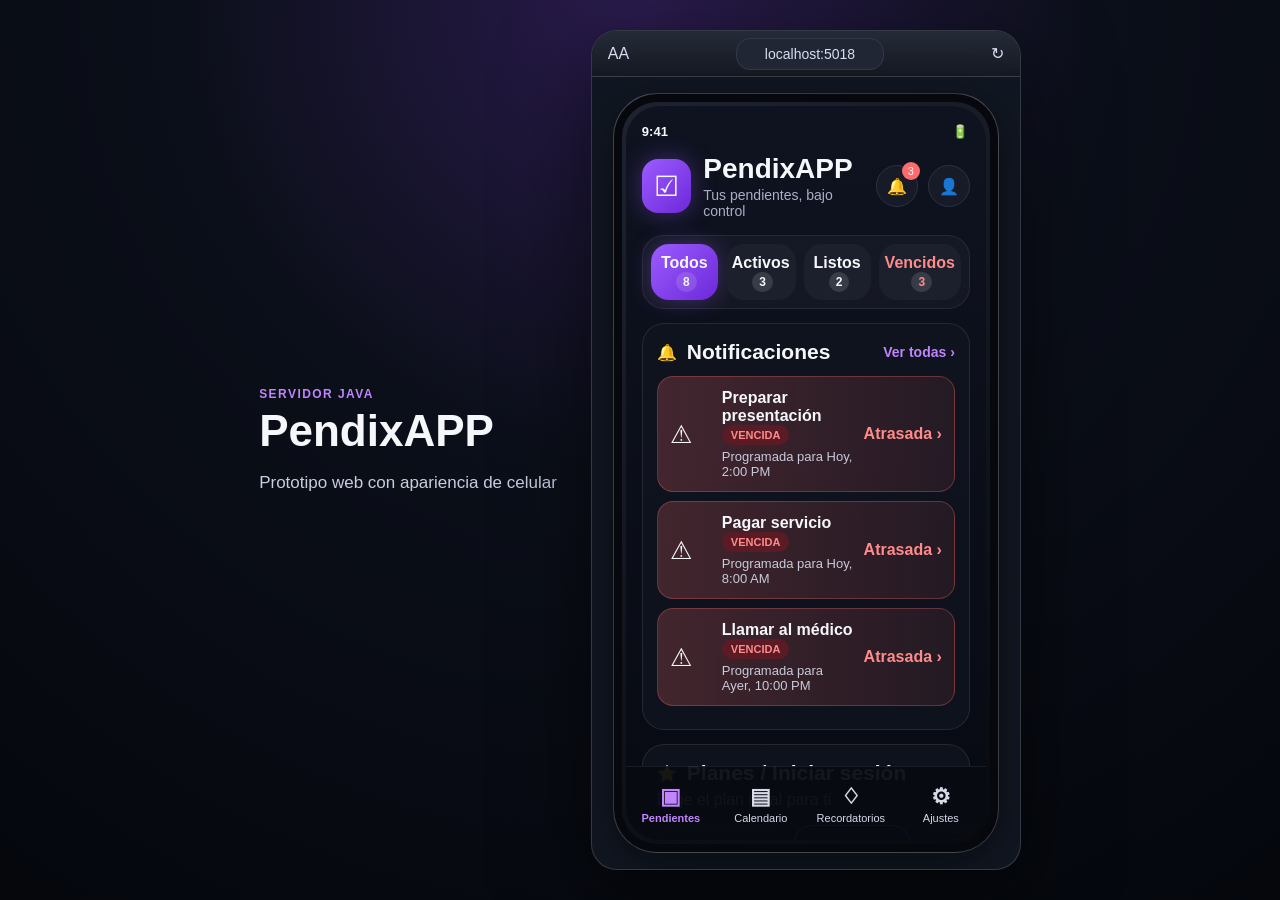
<file: PendixAPP/src/main/resources/static/index.html>
<!DOCTYPE html>
<html lang="es">
<head>
<meta charset="UTF-8">
<meta name="viewport" content="width=device-width, initial-scale=1.0, viewport-fit=cover">
<title>PendixAPP</title>
<link rel="stylesheet" href="./styles.css">
</head>
<body>
<div class="stage">
  <section class="info">
    <div class="eyebrow">Servidor Java</div>
    <h1>PendixAPP</h1>
    <p>Prototipo web con apariencia de celular</p>
  </section>

  <main class="browser">
    <div class="browserbar"><span>AA</span><span>localhost:5018</span><span>↻</span></div>
    <section class="phone" aria-label="PendixAPP en vista celular">
      <div class="screen">
        <div class="content" id="content">
          <div class="status"><span>9:41</span><span class="icons">🔋</span></div>
          <header class="top">
            <div class="logo">☑</div>
            <div class="title"><h2>PendixAPP</h2><p id="sessionText">Tus pendientes, bajo control</p></div>
            <div class="header-actions"><button class="iconbtn" onclick="showView('recordatorios')">🔔<span class="badge" id="notifBadge">0</span></button><button class="iconbtn" onclick="openLogin()">👤</button></div>
          </header>

          <section id="viewPendientes" class="view active-view">
            <nav class="filters" id="filters"></nav>
            <section class="card" id="notificacionesCard">
              <div class="section-title"><span>🔔</span><strong>Notificaciones</strong><span class="link" onclick="showView('recordatorios')">Ver todas ›</span></div>
              <div id="notificacionesHome"></div>
            </section>
            <section class="card">
              <div class="section-title"><span>⭐</span><strong>Planes / Iniciar sesión</strong></div>
              <p class="muted" style="margin-top:-6px">Elige el plan ideal para ti</p>
              <div class="plans">
                <article class="plan"><h3>Gratis</h3><div class="price">$0</div><ul><li>Pendientes ilimitados</li><li>Recordatorios básicos</li><li>Notificaciones locales</li></ul><button class="btn" onclick="selectPlan('Gratis')">Comenzar</button></article>
                <article class="plan pro"><h3>Pro</h3><div class="price">$4.99</div><ul><li>Todo lo de Gratis</li><li>Recordatorios avanzados</li><li>Exportación</li></ul><button class="btn fill" onclick="selectPlan('Pro')">Probar Pro</button></article>
                <article class="plan"><h3>Premium</h3><div class="price">$9.99</div><ul><li>Todo lo de Pro</li><li>Backups</li><li>Etiquetas</li></ul><button class="btn" onclick="selectPlan('Premium')">Premium</button></article>
              </div>
              <div class="login-row"><button class="btn" onclick="openLogin()">↪ Iniciar sesión</button><button class="btn fill" onclick="openLogin(true)">👤 Crear cuenta</button></div>
            </section>
            <section class="card" id="tasksSection">
              <div class="section-title"><span>📋</span><strong>Mis pendientes</strong><span class="add" onclick="openTaskForm()">+ Nuevo pendiente</span></div>
              <div id="tasks"></div>
            </section>
          </section>

          <section id="viewCalendario" class="view">
            <section class="card">
              <div class="section-title"><span>📅</span><strong>Calendario</strong><span class="link" onclick="showView('pendientes')">Volver</span></div>
              <p class="muted">Vista rápida de pendientes organizados por fecha.</p>
              <div id="calendarList"></div>
            </section>
          </section>

          <section id="viewRecordatorios" class="view">
            <section class="card">
              <div class="section-title"><span>🔔</span><strong>Recordatorios</strong><span class="link" onclick="showView('pendientes')">Volver</span></div>
              <p class="muted">Recordatorios vencidos y activos generados desde tus pendientes.</p>
              <div id="reminderList"></div>
            </section>
          </section>

          <section id="viewAjustes" class="view">
            <section class="card">
              <div class="section-title"><span>⚙</span><strong>Ajustes</strong><span class="link" onclick="showView('pendientes')">Volver</span></div>
              <div class="setting-row"><div><strong>Tema oscuro</strong><p class="muted">Activo para reducir fatiga visual.</p></div><button class="toggle" onclick="toast('El tema oscuro ya está activo')"></button></div>
              <div class="setting-row"><div><strong>Notificaciones locales</strong><p class="muted">Recordatorios simulados en la maqueta.</p></div><button class="toggle" onclick="toast('Notificaciones locales activas')"></button></div>
              <button class="btn" onclick="exportData()">Exportar pendientes</button><br><br>
              <button class="btn danger" onclick="resetData()">Restaurar datos de ejemplo</button><br><br>
              <button class="btn" onclick="logout()">Cerrar sesión</button>
            </section>
          </section>
        </div>

        <footer class="bottom">
          <button class="nav active" data-nav="pendientes" onclick="showView('pendientes')"><b>▣</b>Pendientes</button>
          <button class="nav" data-nav="calendario" onclick="showView('calendario')"><b>▤</b>Calendario</button>
          <button class="nav" data-nav="recordatorios" onclick="showView('recordatorios')"><b>♢</b>Recordatorios</button>
          <button class="nav" data-nav="ajustes" onclick="showView('ajustes')"><b>⚙</b>Ajustes</button>
        </footer>

        <div class="modal" id="taskModal">
          <div class="modal-box">
            <div class="modal-head"><h3 id="taskModalTitle">Nuevo pendiente</h3><button class="close" onclick="closeTaskForm()">×</button></div>
            <input type="hidden" id="taskId">
            <input class="field" id="taskTitle" placeholder="Título del pendiente">
            <div class="form-grid">
              <input class="field" id="taskDate" type="date">
              <input class="field" id="taskTime" type="time">
              <input class="field" id="taskCategory" placeholder="Categoría">
              <select class="field" id="taskState"><option value="activo">Activo</option><option value="vencido">Vencido</option><option value="completado">Completado</option></select>
            </div>
            <button class="btn fill" onclick="saveTask()">Guardar pendiente</button>
          </div>
        </div>

        <div class="modal" id="loginModal">
          <div class="modal-box">
            <div class="modal-head"><h3 id="loginTitle">Iniciar sesión</h3><button class="close" onclick="closeLogin()">×</button></div>
            <input class="field" id="loginName" placeholder="Nombre de usuario">
            <input class="field" id="loginEmail" type="email" placeholder="Correo electrónico">
            <input class="field" id="loginPass" type="password" placeholder="Contraseña">
            <button class="btn fill" onclick="login()">Continuar</button>
          </div>
        </div>

        <div class="toast" id="toast"></div>
      </div>
    </section>
  </main>
</div>

<script src="./app.js" defer></script>
</body>
</html>
</file>
<file: PendixAPP/src/main/resources/static/styles.css>
:root{
  --bg:#080a12;--panel:#111520;--panel2:#171b28;--line:#2a3144;--text:#f6f7fb;--muted:#a9b0c5;
  --purple:#9b5cff;--purple2:#6d28d9;--violet:#c084fc;--red:#ff6b6b;--red2:#3a151c;
  --green:#45d483;--green2:#113320;--yellow:#facc15;--blue:#60a5fa;--white:#ffffff;
}
*{box-sizing:border-box}
body{margin:0;min-height:100vh;background:radial-gradient(circle at top,#2a1b4d 0,#0b0f19 42%,#05070d 100%);font-family:Arial,Helvetica,sans-serif;color:var(--text);display:flex;justify-content:center;align-items:center;padding:22px}
.stage{display:flex;gap:34px;align-items:center;max-width:1180px;width:100%;justify-content:center}
.info{max-width:360px}.eyebrow{color:var(--violet);font-weight:800;text-transform:uppercase;letter-spacing:.12em;font-size:12px}.info h1{font-size:44px;line-height:1;margin:8px 0}.info p{color:#c9cde0;font-size:17px;line-height:1.55}
.quick{margin-top:20px;padding:14px 16px;border:1px solid rgba(192,132,252,.35);border-radius:18px;background:rgba(17,21,32,.72)}.quick code{color:#d8b4fe}
.browser{width:430px;border:1px solid rgba(255,255,255,.15);border-radius:26px;background:#111722;box-shadow:0 30px 90px rgba(0,0,0,.55);overflow:hidden}.browserbar{height:46px;background:linear-gradient(180deg,#242a37,#151922);display:flex;align-items:center;justify-content:space-between;padding:0 16px;color:#d9def2;border-bottom:1px solid rgba(255,255,255,.1)}.browserbar span:nth-child(2){background:#202634;border:1px solid #32394a;border-radius:14px;padding:7px 28px;font-size:14px}
.phone{margin:16px auto;width:386px;height:760px;border-radius:44px;padding:12px;background:linear-gradient(145deg,#1d2330,#07090e);border:1px solid rgba(255,255,255,.18);box-shadow:inset 0 0 0 8px #06080d,0 12px 45px rgba(0,0,0,.5)}
.screen{height:100%;border-radius:34px;overflow:hidden;background:linear-gradient(180deg,#0f1320,#070a12);position:relative;display:flex;flex-direction:column}.content{padding:18px 16px 88px;overflow-y:auto;scrollbar-width:none;scroll-behavior:smooth}.content::-webkit-scrollbar{display:none}
.status{display:flex;justify-content:space-between;align-items:center;font-size:13px;font-weight:800;margin-bottom:14px}.icons{letter-spacing:2px}.top{display:flex;align-items:center;gap:12px;margin-bottom:16px}.logo{width:54px;height:54px;border-radius:16px;background:linear-gradient(135deg,var(--purple),var(--purple2));display:grid;place-items:center;font-size:28px;box-shadow:0 0 25px rgba(155,92,255,.35)}.title h2{margin:0;font-size:28px}.title p{margin:2px 0 0;color:var(--muted);font-size:14px}.header-actions{margin-left:auto;display:flex;gap:10px}.iconbtn{width:42px;height:42px;border-radius:50%;border:1px solid var(--line);background:rgba(255,255,255,.04);display:grid;place-items:center;position:relative;cursor:pointer;color:var(--text)}.badge{position:absolute;right:-3px;top:-4px;background:var(--red);font-size:11px;border-radius:999px;padding:3px 6px}.filters{display:grid;grid-template-columns:repeat(4,1fr);gap:8px;padding:8px;border:1px solid rgba(255,255,255,.08);border-radius:22px;background:rgba(255,255,255,.03);margin-bottom:14px}.filter{border:0;border-radius:18px;padding:10px 6px;background:#1b202c;color:var(--text);font-weight:800;cursor:pointer}.filter span{margin-left:4px;background:rgba(255,255,255,.13);border-radius:999px;padding:3px 7px;font-size:12px}.filter.active{background:linear-gradient(135deg,var(--purple),var(--purple2));box-shadow:0 0 22px rgba(155,92,255,.32)}.filter.red{color:#ff8b8b}
.card{border:1px solid rgba(255,255,255,.09);background:rgba(17,21,32,.72);border-radius:22px;padding:14px;margin-bottom:14px}.section-title{display:flex;align-items:center;gap:10px;margin:2px 0 12px}.section-title strong{font-size:21px}.section-title .link{margin-left:auto;color:var(--violet);font-weight:800;font-size:14px;cursor:pointer}.notif{display:grid;grid-template-columns:42px 1fr auto;gap:10px;align-items:center;margin:9px 0;padding:12px;border-radius:16px;background:linear-gradient(90deg,rgba(255,107,107,.22),rgba(255,107,107,.09));border:1px solid rgba(255,107,107,.3)}.warn{font-size:25px}.notif h4,.task h4{margin:0 0 4px}.notif p,.task p{margin:0;color:#c7cbda;font-size:13px}.pill{display:inline-block;border-radius:999px;padding:4px 9px;font-size:11px;font-weight:900}.expired{background:#5a1b24;color:#ff8b8b}.done{background:var(--green2);color:var(--green)}.activeP{background:#42380e;color:var(--yellow)}
.plans{display:grid;grid-template-columns:1fr 1fr 1fr;gap:8px}.plan{padding:12px;border-radius:16px;background:rgba(255,255,255,.035);border:1px solid var(--line)}.plan.pro{border-color:var(--purple);box-shadow:0 0 24px rgba(155,92,255,.18)}.plan h3{margin:0 0 8px;font-size:16px}.price{font-size:24px;font-weight:900;margin-bottom:6px}.plan ul{padding-left:0;list-style:none;margin:8px 0 12px}.plan li{font-size:12px;color:#d3d6e3;margin:6px 0}.plan li:before{content:'✓';color:var(--violet);margin-right:5px}.btn{border:1px solid var(--purple);background:transparent;color:var(--violet);border-radius:12px;padding:10px 12px;font-weight:900;cursor:pointer;width:100%}.btn.fill{background:linear-gradient(135deg,var(--purple),var(--purple2));color:white}.btn.danger{border-color:var(--red);color:#ff8b8b}.login-row{display:grid;grid-template-columns:1fr 1fr;gap:10px;margin-top:12px}
.task{display:grid;grid-template-columns:30px 1fr auto;gap:10px;align-items:center;padding:12px;border-radius:16px;background:rgba(255,255,255,.045);border:1px solid rgba(255,255,255,.08);margin:8px 0}.task.vencido{border-left:4px solid var(--red);background:linear-gradient(90deg,rgba(255,107,107,.17),rgba(255,255,255,.04))}.task.completed h4{text-decoration:line-through;color:#818899}.check{width:24px;height:24px;border-radius:50%;border:2px solid #d5daf0;display:grid;place-items:center;cursor:pointer}.completed .check{background:var(--purple);border-color:var(--purple);color:white}.actions{display:flex;gap:6px;justify-content:flex-end;align-items:center}.mini{border:0;background:rgba(255,255,255,.06);color:#e8e9f1;border-radius:9px;padding:7px 8px;cursor:pointer}.mini:hover,.iconbtn:hover,.btn:hover{filter:brightness(1.12)}.undo{color:var(--violet);font-weight:900;font-size:13px;background:transparent;border:0;cursor:pointer}
.view{display:none}.view.active-view{display:block}.calendar-day{padding:12px;border-radius:16px;margin:8px 0;background:rgba(255,255,255,.045);border:1px solid rgba(255,255,255,.08)}.calendar-day strong{display:block;color:#d8b4fe;margin-bottom:6px}.setting-row{display:flex;justify-content:space-between;align-items:center;gap:12px;padding:12px;border-radius:16px;margin:8px 0;background:rgba(255,255,255,.045);border:1px solid rgba(255,255,255,.08)}.toggle{width:52px;height:28px;border-radius:99px;background:var(--purple);position:relative;border:0}.toggle:after{content:'';width:22px;height:22px;border-radius:50%;background:white;position:absolute;right:3px;top:3px}.field{width:100%;padding:11px 12px;border-radius:12px;border:1px solid var(--line);background:#0d111b;color:var(--text);outline:0;margin:6px 0}.field:focus{border-color:var(--purple)}.form-grid{display:grid;grid-template-columns:1fr 1fr;gap:8px}.full{grid-column:1/-1}.muted{color:var(--muted)}
.bottom{position:absolute;left:0;right:0;bottom:0;height:74px;background:rgba(8,10,18,.94);border-top:1px solid rgba(255,255,255,.08);display:grid;grid-template-columns:repeat(4,1fr);align-items:center}.nav{font-size:11px;text-align:center;color:#d7d9e7;border:0;background:transparent;cursor:pointer}.nav.active{color:var(--violet);font-weight:900}.nav b{display:block;font-size:22px;margin-bottom:2px}.add{margin-left:auto;color:var(--violet);font-weight:900;cursor:pointer}
.modal{position:absolute;inset:0;z-index:20;background:rgba(0,0,0,.65);display:none;align-items:center;justify-content:center;padding:18px}.modal.open{display:flex}.modal-box{width:100%;max-width:330px;background:#111520;border:1px solid rgba(192,132,252,.35);border-radius:22px;padding:16px;box-shadow:0 20px 70px rgba(0,0,0,.55)}.modal-head{display:flex;justify-content:space-between;align-items:center;margin-bottom:10px}.modal-head h3{margin:0}.close{background:transparent;color:#fff;border:0;font-size:22px;cursor:pointer}.toast{position:absolute;left:18px;right:18px;bottom:84px;background:#191f2d;border:1px solid rgba(192,132,252,.45);color:#fff;border-radius:14px;padding:12px;text-align:center;display:none;z-index:30}.toast.show{display:block;animation:fade 2.2s forwards}@keyframes fade{0%{opacity:0;transform:translateY(8px)}15%{opacity:1;transform:translateY(0)}80%{opacity:1}100%{opacity:0}}
@media(max-width:900px){body{padding:10px}.stage{display:block}.info{display:none}.browser{width:100%;max-width:430px;margin:auto}.phone{width:calc(100% - 24px);max-width:386px}}

/* Experiencia de uso en teléfonos reales */
button,input,select{font:inherit}
button{touch-action:manipulation}

@media(max-width:600px){
  html,body{width:100%;min-height:100%;overscroll-behavior:none}
  body{display:block;padding:0;background:#070a12}
  .stage{display:block;width:100%;min-height:100vh;min-height:100dvh}
  .info,.browserbar{display:none}
  .browser{width:100%;max-width:none;min-height:100vh;min-height:100dvh;border:0;border-radius:0;box-shadow:none;background:#070a12}
  .phone{width:100%;max-width:none;height:100vh;height:100dvh;min-height:100vh;min-height:100dvh;margin:0;padding:0;border:0;border-radius:0;box-shadow:none;background:#070a12}
  .screen{border-radius:0}
  .content{padding:calc(12px + env(safe-area-inset-top)) 12px calc(88px + env(safe-area-inset-bottom))}
  .status{margin-bottom:10px;padding-inline:4px}
  .top{gap:9px;margin-bottom:12px}
  .logo{width:46px;height:46px;border-radius:14px;font-size:24px;flex:0 0 auto}
  .title{min-width:0}
  .title h2{font-size:23px;white-space:nowrap}
  .title p{max-width:145px;overflow:hidden;text-overflow:ellipsis;white-space:nowrap}
  .header-actions{gap:6px}
  .iconbtn{width:40px;height:40px}
  .filters{grid-template-columns:repeat(2,minmax(0,1fr));border-radius:18px}
  .filter{min-height:44px}
  .plans{grid-template-columns:1fr}
  .plan{padding:14px}
  .login-row,.form-grid{grid-template-columns:1fr}
  .card{padding:12px;border-radius:18px}
  .section-title strong{font-size:19px}
  .notif{grid-template-columns:34px minmax(0,1fr);align-items:start}
  .notif>strong:last-child{grid-column:2;text-align:left;font-size:13px}
  .task{grid-template-columns:28px minmax(0,1fr);align-items:start}
  .task>div:last-child{grid-column:2;text-align:left!important}
  .actions{justify-content:flex-start;flex-wrap:wrap}
  .mini,.undo{min-height:40px}
  .bottom{height:calc(70px + env(safe-area-inset-bottom));padding-bottom:env(safe-area-inset-bottom)}
  .nav{min-height:54px}
  .modal{position:fixed;padding:12px;padding-bottom:calc(12px + env(safe-area-inset-bottom))}
  .modal-box{max-height:calc(100dvh - 24px);overflow-y:auto}
  .field,.btn{min-height:46px}
  .toast{position:fixed;bottom:calc(82px + env(safe-area-inset-bottom))}
}

@media(max-width:360px){
  .content{padding-inline:9px}
  .title h2{font-size:21px}
  .title p{max-width:112px}
  .header-actions .iconbtn:first-child{display:none}
  .section-title .link{font-size:12px}
}
</file>
